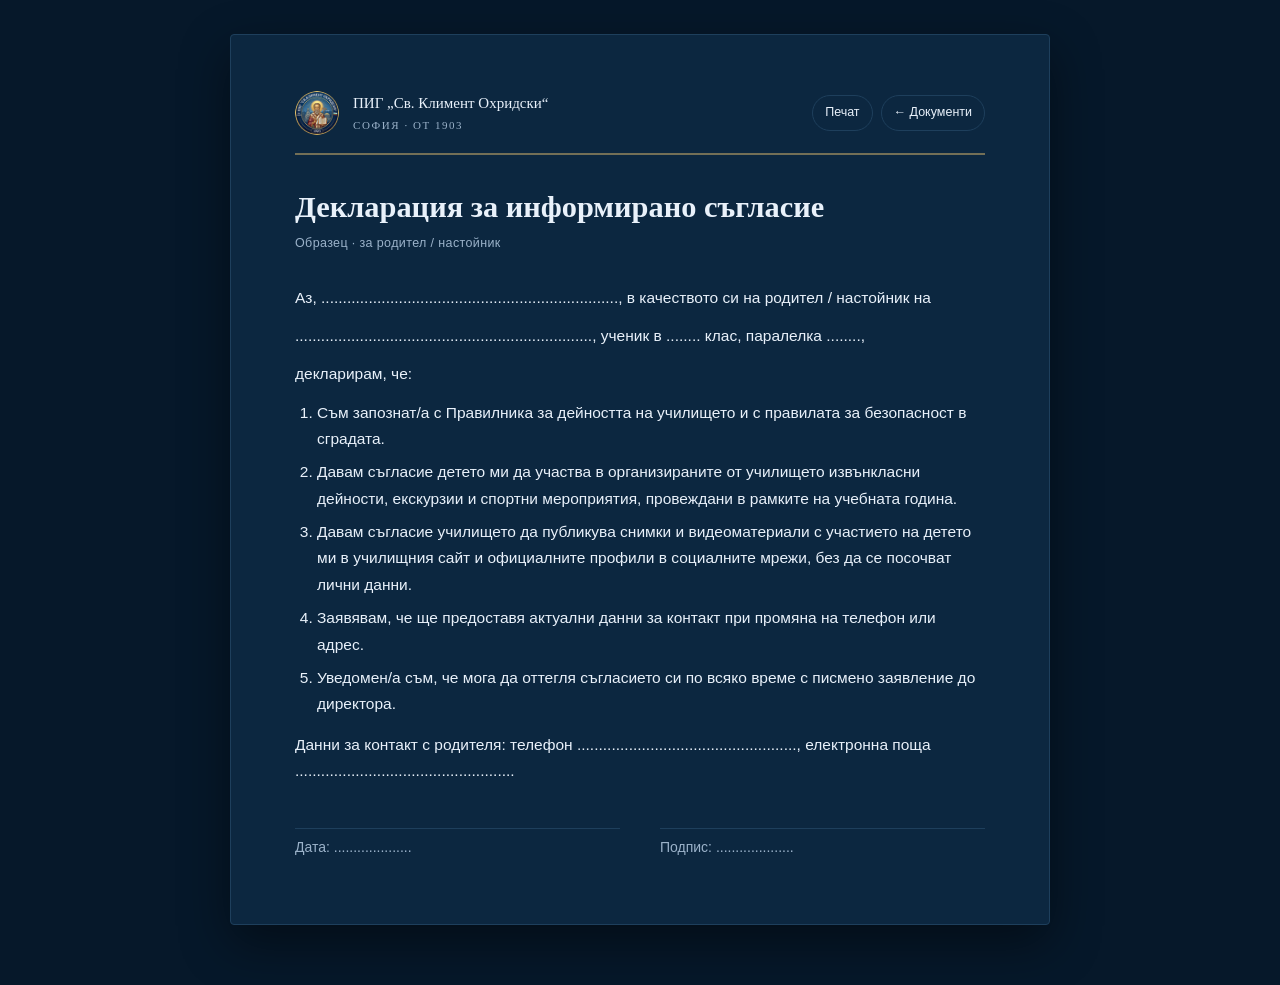
<file: docs/deklaracia.html>
<!DOCTYPE html>
<html lang="bg">
<head>
<meta charset="utf-8">
<meta name="viewport" content="width=device-width, initial-scale=1">
<title>Декларация за информирано съгласие · ПИГ „Св. Климент Охридски“</title>
<meta name="robots" content="noindex">
<style>
  :root { --navy:#e9f1fa; --gold:#d9b76d; --ink:#e9f1fa; --muted:#9bb2c9; --line:#1e3f5c; --panel:#0c2740; --page:#06182a; }
  * { box-sizing:border-box; }
  body {
    margin:0; background:var(--page); color:var(--ink);
    font-family:-apple-system,BlinkMacSystemFont,"Segoe UI",Roboto,Arial,sans-serif;
    font-size:15.5px; line-height:1.7;
  }
  .sheet {
    max-width:820px; margin:34px auto 60px; background:var(--panel); padding:56px 64px 64px;
    border:1px solid var(--line); box-shadow:0 18px 50px rgba(0,0,0,.45); border-radius:4px;
  }
  .head { display:flex; align-items:center; gap:14px; border-bottom:2px solid rgba(217,183,109,.5); padding-bottom:18px; margin-bottom:34px; }
  .head img { width:44px; height:44px; flex:none; border-radius:50%; }
  .head .org { font-family:Georgia,serif; color:var(--navy); font-size:15px; line-height:1.35; }
  .head .org small { display:block; font-family:inherit; font-size:11px; letter-spacing:.14em; text-transform:uppercase; color:var(--muted); margin-top:4px; }
  .head .tool { margin-left:auto; display:flex; gap:8px; }
  .head a {
    font-size:12.5px; text-decoration:none; color:var(--navy); border:1px solid var(--line);
    padding:6px 12px; border-radius:100px; white-space:nowrap;
  }
  .head a:hover { background:var(--gold); color:#04121f; border-color:var(--gold); }
  h1 { font-family:Georgia,serif; font-size:1.9rem; line-height:1.2; color:var(--navy); margin:0 0 8px; }
  .meta { font-size:12.5px; color:var(--muted); letter-spacing:.03em; margin-bottom:30px; }
  h2 { font-family:Georgia,serif; font-size:1.12rem; color:var(--navy); margin:32px 0 10px; }
  p { margin:0 0 12px; }
  ol, ul { margin:0 0 14px; padding-left:22px; }
  li { margin-bottom:7px; }
  table { width:100%; border-collapse:collapse; font-size:14px; margin:14px 0 18px; }
  th, td { border:1px solid var(--line); padding:8px 10px; text-align:left; }
  th { background:rgba(255,255,255,.05); font-weight:600; color:var(--navy); }
  .sign { margin-top:44px; display:grid; grid-template-columns:1fr 1fr; gap:40px; font-size:14px; color:var(--muted); }
  .sign div { border-top:1px solid var(--line); padding-top:7px; }
  .note { background:rgba(217,183,109,.1); border-left:3px solid var(--gold); padding:12px 16px; font-size:14px; margin:18px 0; }
  @media print {
    body { background:#fff; color:#111; }
    :root { --navy:#0b2b4f; --gold:#a8802c; --ink:#16202b; --muted:#5c6b7a; --line:#ddd; --panel:#fff; }
    .sheet { background:#fff; border:0; }
    .note { background:#f7f2e7; }
    .sheet { box-shadow:none; margin:0; padding:0; max-width:none; }
    .head .tool { display:none; }
  }
  @media (max-width:700px) { .sheet { margin:0; padding:28px 20px 40px; border-radius:0; } .sign { grid-template-columns:1fr; gap:26px; } }
</style>
</head>
<body>
<div class="sheet">
  <div class="head">
    <img src="../uploads/logo-96.png" srcset="../uploads/logo-96.png 1x, ../uploads/logo-192.png 2x" alt="" width="44" height="44" decoding="async">
    <div class="org">ПИГ „Св. Климент Охридски“<small>София · от 1903</small></div>
    <div class="tool">
      <a href="javascript:window.print()">Печат</a>
      <a href="../index.html#/dokumenti">← Документи</a>
    </div>
  </div>
  <h1>Декларация за информирано съгласие</h1>
  <div class="meta">Образец · за родител / настойник</div>

<p>Аз, ....................................................................., в качеството си на родител / настойник на</p>
<p>....................................................................., ученик в ........ клас, паралелка ........,</p>
<p>декларирам, че:</p>
<ol>
  <li>Съм запознат/а с Правилника за дейността на училището и с правилата за безопасност в сградата.</li>
  <li>Давам съгласие детето ми да участва в организираните от училището извънкласни дейности, екскурзии и спортни мероприятия, провеждани в рамките на учебната година.</li>
  <li>Давам съгласие училището да публикува снимки и видеоматериали с участието на детето ми в училищния сайт и официалните профили в социалните мрежи, без да се посочват лични данни.</li>
  <li>Заявявам, че ще предоставя актуални данни за контакт при промяна на телефон или адрес.</li>
  <li>Уведомен/а съм, че мога да оттегля съгласието си по всяко време с писмено заявление до директора.</li>
</ol>

<p>Данни за контакт с родителя: телефон ..................................................., електронна поща ...................................................</p>

<div class="sign">
  <div>Дата: ....................</div>
  <div>Подпис: ....................</div>
</div>

</div>
</body>
</html>
</file>
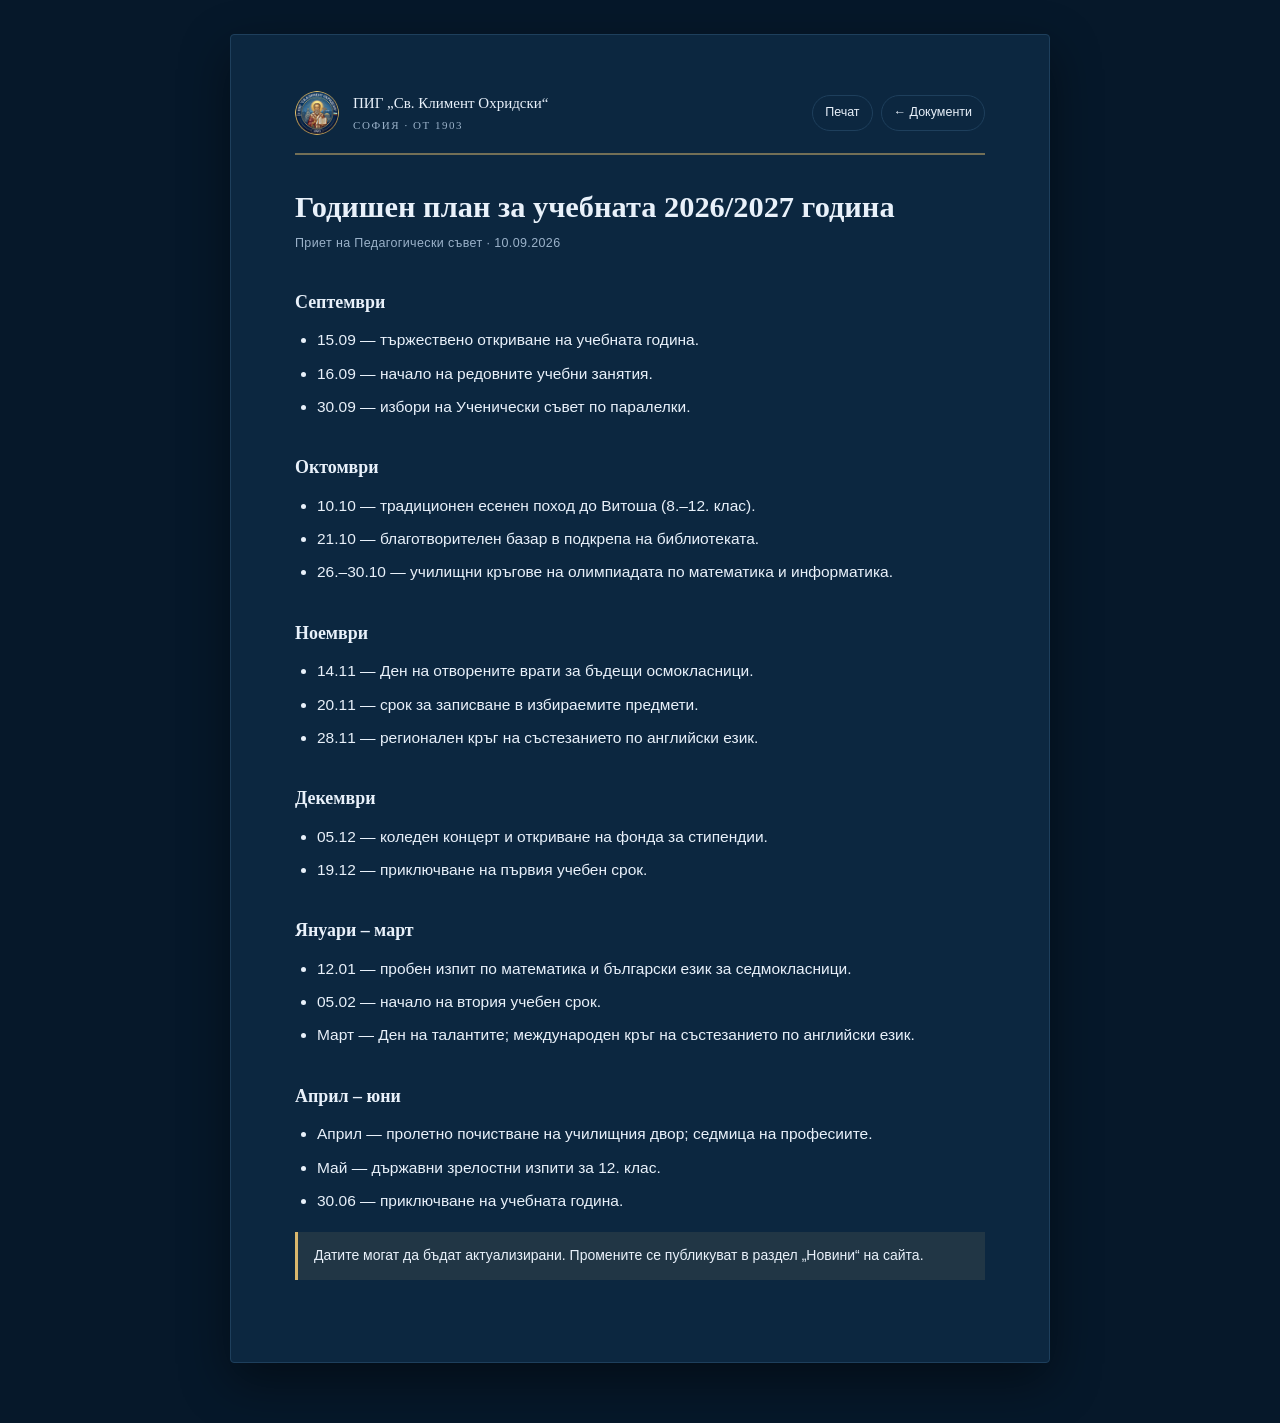
<file: docs/godishen-plan.html>
<!DOCTYPE html>
<html lang="bg">
<head>
<meta charset="utf-8">
<meta name="viewport" content="width=device-width, initial-scale=1">
<title>Годишен план за учебната 2026/2027 година · ПИГ „Св. Климент Охридски“</title>
<meta name="robots" content="noindex">
<style>
  :root { --navy:#e9f1fa; --gold:#d9b76d; --ink:#e9f1fa; --muted:#9bb2c9; --line:#1e3f5c; --panel:#0c2740; --page:#06182a; }
  * { box-sizing:border-box; }
  body {
    margin:0; background:var(--page); color:var(--ink);
    font-family:-apple-system,BlinkMacSystemFont,"Segoe UI",Roboto,Arial,sans-serif;
    font-size:15.5px; line-height:1.7;
  }
  .sheet {
    max-width:820px; margin:34px auto 60px; background:var(--panel); padding:56px 64px 64px;
    border:1px solid var(--line); box-shadow:0 18px 50px rgba(0,0,0,.45); border-radius:4px;
  }
  .head { display:flex; align-items:center; gap:14px; border-bottom:2px solid rgba(217,183,109,.5); padding-bottom:18px; margin-bottom:34px; }
  .head img { width:44px; height:44px; flex:none; border-radius:50%; }
  .head .org { font-family:Georgia,serif; color:var(--navy); font-size:15px; line-height:1.35; }
  .head .org small { display:block; font-family:inherit; font-size:11px; letter-spacing:.14em; text-transform:uppercase; color:var(--muted); margin-top:4px; }
  .head .tool { margin-left:auto; display:flex; gap:8px; }
  .head a {
    font-size:12.5px; text-decoration:none; color:var(--navy); border:1px solid var(--line);
    padding:6px 12px; border-radius:100px; white-space:nowrap;
  }
  .head a:hover { background:var(--gold); color:#04121f; border-color:var(--gold); }
  h1 { font-family:Georgia,serif; font-size:1.9rem; line-height:1.2; color:var(--navy); margin:0 0 8px; }
  .meta { font-size:12.5px; color:var(--muted); letter-spacing:.03em; margin-bottom:30px; }
  h2 { font-family:Georgia,serif; font-size:1.12rem; color:var(--navy); margin:32px 0 10px; }
  p { margin:0 0 12px; }
  ol, ul { margin:0 0 14px; padding-left:22px; }
  li { margin-bottom:7px; }
  table { width:100%; border-collapse:collapse; font-size:14px; margin:14px 0 18px; }
  th, td { border:1px solid var(--line); padding:8px 10px; text-align:left; }
  th { background:rgba(255,255,255,.05); font-weight:600; color:var(--navy); }
  .sign { margin-top:44px; display:grid; grid-template-columns:1fr 1fr; gap:40px; font-size:14px; color:var(--muted); }
  .sign div { border-top:1px solid var(--line); padding-top:7px; }
  .note { background:rgba(217,183,109,.1); border-left:3px solid var(--gold); padding:12px 16px; font-size:14px; margin:18px 0; }
  @media print {
    body { background:#fff; color:#111; }
    :root { --navy:#0b2b4f; --gold:#a8802c; --ink:#16202b; --muted:#5c6b7a; --line:#ddd; --panel:#fff; }
    .sheet { background:#fff; border:0; }
    .note { background:#f7f2e7; }
    .sheet { box-shadow:none; margin:0; padding:0; max-width:none; }
    .head .tool { display:none; }
  }
  @media (max-width:700px) { .sheet { margin:0; padding:28px 20px 40px; border-radius:0; } .sign { grid-template-columns:1fr; gap:26px; } }
</style>
</head>
<body>
<div class="sheet">
  <div class="head">
    <img src="../uploads/logo-96.png" srcset="../uploads/logo-96.png 1x, ../uploads/logo-192.png 2x" alt="" width="44" height="44" decoding="async">
    <div class="org">ПИГ „Св. Климент Охридски“<small>София · от 1903</small></div>
    <div class="tool">
      <a href="javascript:window.print()">Печат</a>
      <a href="../index.html#/dokumenti">← Документи</a>
    </div>
  </div>
  <h1>Годишен план за учебната 2026/2027 година</h1>
  <div class="meta">Приет на Педагогически съвет · 10.09.2026</div>

<h2>Септември</h2>
<ul>
  <li>15.09 — тържествено откриване на учебната година.</li>
  <li>16.09 — начало на редовните учебни занятия.</li>
  <li>30.09 — избори на Ученически съвет по паралелки.</li>
</ul>

<h2>Октомври</h2>
<ul>
  <li>10.10 — традиционен есенен поход до Витоша (8.–12. клас).</li>
  <li>21.10 — благотворителен базар в подкрепа на библиотеката.</li>
  <li>26.–30.10 — училищни кръгове на олимпиадата по математика и информатика.</li>
</ul>

<h2>Ноември</h2>
<ul>
  <li>14.11 — Ден на отворените врати за бъдещи осмокласници.</li>
  <li>20.11 — срок за записване в избираемите предмети.</li>
  <li>28.11 — регионален кръг на състезанието по английски език.</li>
</ul>

<h2>Декември</h2>
<ul>
  <li>05.12 — коледен концерт и откриване на фонда за стипендии.</li>
  <li>19.12 — приключване на първия учебен срок.</li>
</ul>

<h2>Януари – март</h2>
<ul>
  <li>12.01 — пробен изпит по математика и български език за седмокласници.</li>
  <li>05.02 — начало на втория учебен срок.</li>
  <li>Март — Ден на талантите; международен кръг на състезанието по английски език.</li>
</ul>

<h2>Април – юни</h2>
<ul>
  <li>Април — пролетно почистване на училищния двор; седмица на професиите.</li>
  <li>Май — държавни зрелостни изпити за 12. клас.</li>
  <li>30.06 — приключване на учебната година.</li>
</ul>

<div class="note">Датите могат да бъдат актуализирани. Промените се публикуват в раздел „Новини“ на сайта.</div>

</div>
</body>
</html>
</file>
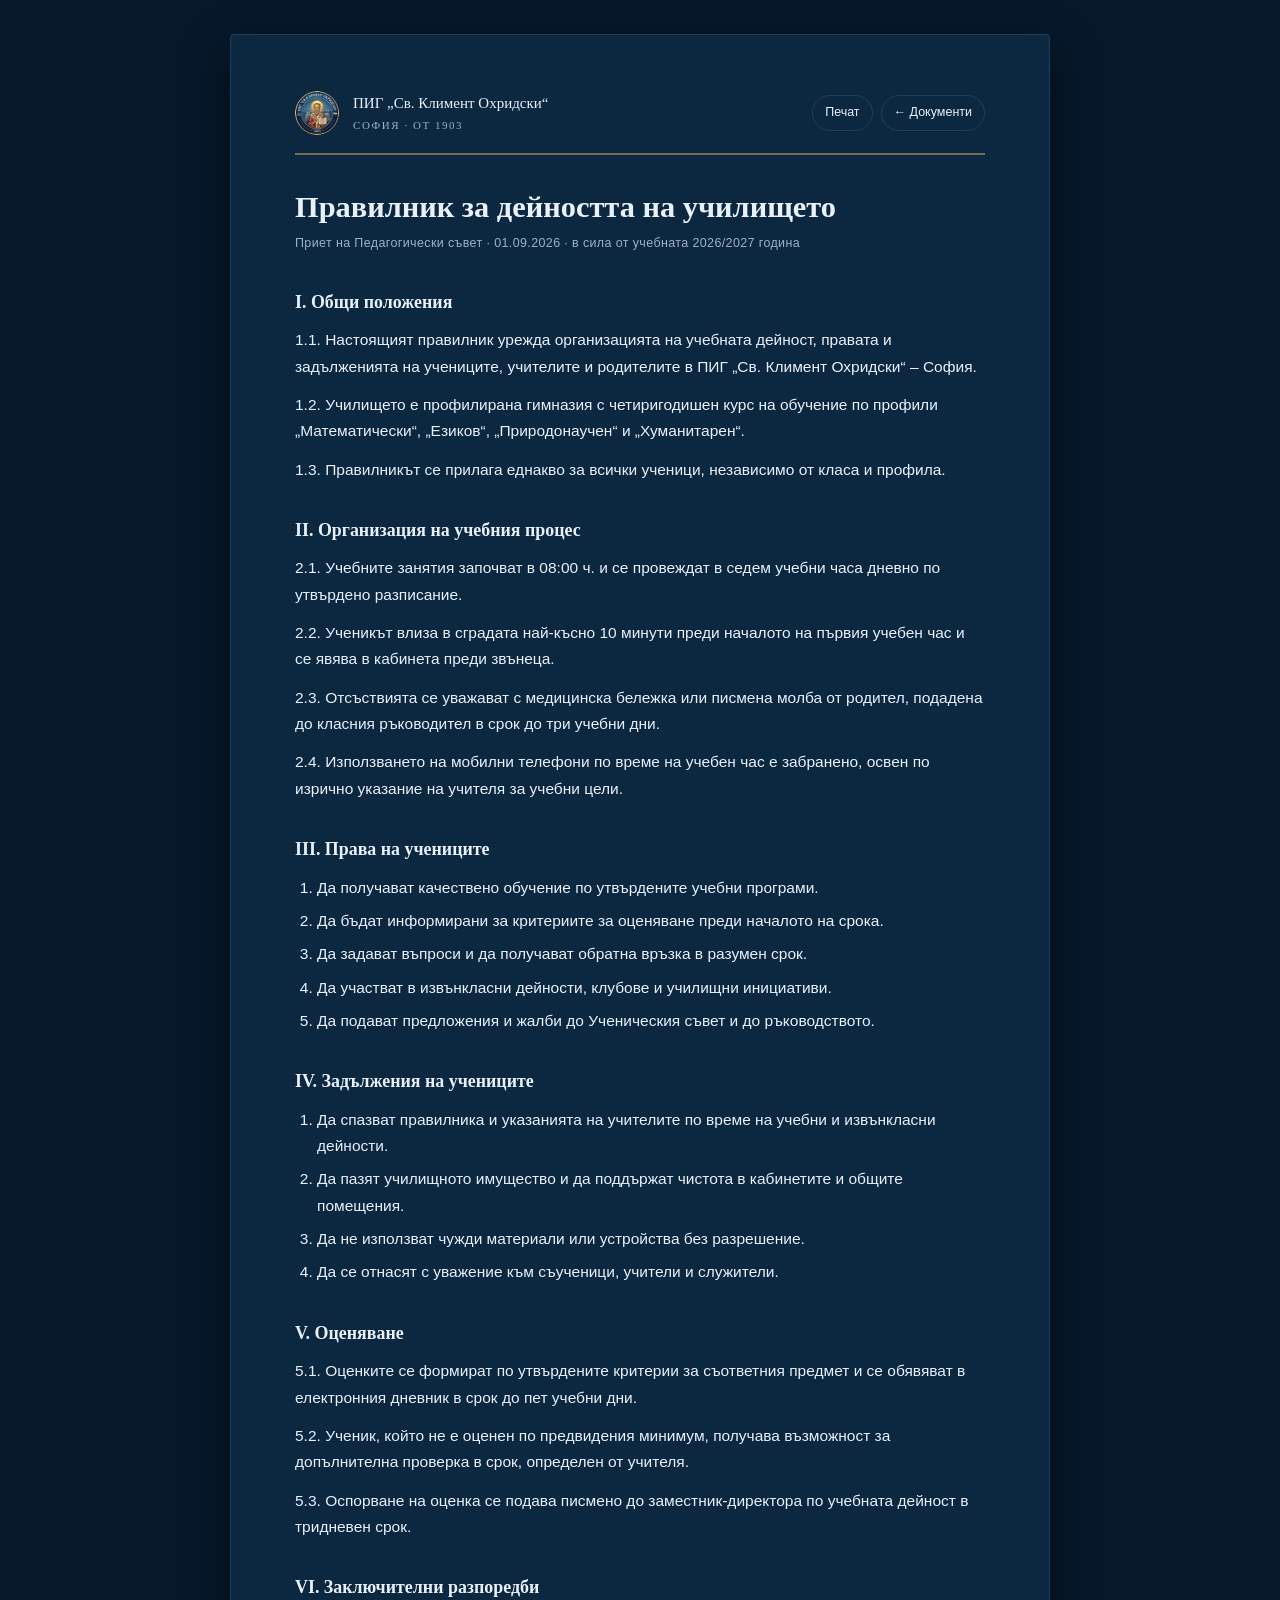
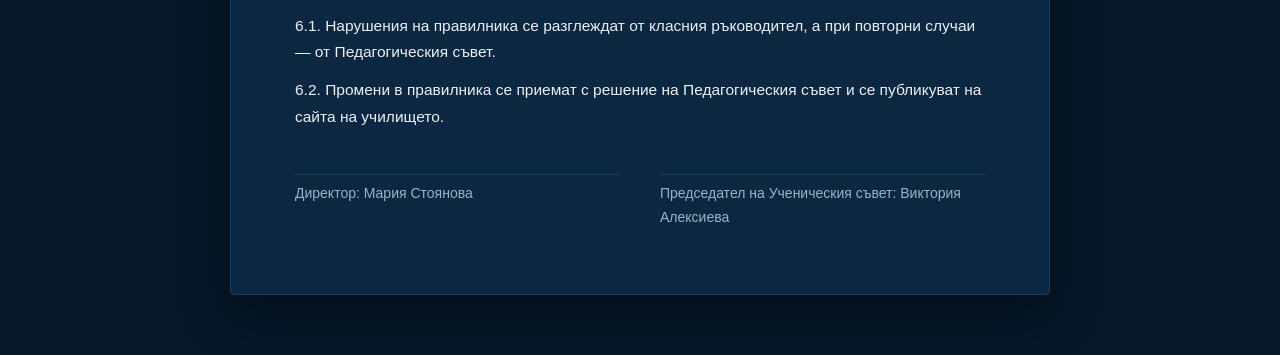
<file: docs/pravilnik.html>
<!DOCTYPE html>
<html lang="bg">
<head>
<meta charset="utf-8">
<meta name="viewport" content="width=device-width, initial-scale=1">
<title>Правилник за дейността на училището · ПИГ „Св. Климент Охридски“</title>
<meta name="robots" content="noindex">
<style>
  :root { --navy:#e9f1fa; --gold:#d9b76d; --ink:#e9f1fa; --muted:#9bb2c9; --line:#1e3f5c; --panel:#0c2740; --page:#06182a; }
  * { box-sizing:border-box; }
  body {
    margin:0; background:var(--page); color:var(--ink);
    font-family:-apple-system,BlinkMacSystemFont,"Segoe UI",Roboto,Arial,sans-serif;
    font-size:15.5px; line-height:1.7;
  }
  .sheet {
    max-width:820px; margin:34px auto 60px; background:var(--panel); padding:56px 64px 64px;
    border:1px solid var(--line); box-shadow:0 18px 50px rgba(0,0,0,.45); border-radius:4px;
  }
  .head { display:flex; align-items:center; gap:14px; border-bottom:2px solid rgba(217,183,109,.5); padding-bottom:18px; margin-bottom:34px; }
  .head img { width:44px; height:44px; flex:none; border-radius:50%; }
  .head .org { font-family:Georgia,serif; color:var(--navy); font-size:15px; line-height:1.35; }
  .head .org small { display:block; font-family:inherit; font-size:11px; letter-spacing:.14em; text-transform:uppercase; color:var(--muted); margin-top:4px; }
  .head .tool { margin-left:auto; display:flex; gap:8px; }
  .head a {
    font-size:12.5px; text-decoration:none; color:var(--navy); border:1px solid var(--line);
    padding:6px 12px; border-radius:100px; white-space:nowrap;
  }
  .head a:hover { background:var(--gold); color:#04121f; border-color:var(--gold); }
  h1 { font-family:Georgia,serif; font-size:1.9rem; line-height:1.2; color:var(--navy); margin:0 0 8px; }
  .meta { font-size:12.5px; color:var(--muted); letter-spacing:.03em; margin-bottom:30px; }
  h2 { font-family:Georgia,serif; font-size:1.12rem; color:var(--navy); margin:32px 0 10px; }
  p { margin:0 0 12px; }
  ol, ul { margin:0 0 14px; padding-left:22px; }
  li { margin-bottom:7px; }
  table { width:100%; border-collapse:collapse; font-size:14px; margin:14px 0 18px; }
  th, td { border:1px solid var(--line); padding:8px 10px; text-align:left; }
  th { background:rgba(255,255,255,.05); font-weight:600; color:var(--navy); }
  .sign { margin-top:44px; display:grid; grid-template-columns:1fr 1fr; gap:40px; font-size:14px; color:var(--muted); }
  .sign div { border-top:1px solid var(--line); padding-top:7px; }
  .note { background:rgba(217,183,109,.1); border-left:3px solid var(--gold); padding:12px 16px; font-size:14px; margin:18px 0; }
  @media print {
    body { background:#fff; color:#111; }
    :root { --navy:#0b2b4f; --gold:#a8802c; --ink:#16202b; --muted:#5c6b7a; --line:#ddd; --panel:#fff; }
    .sheet { background:#fff; border:0; }
    .note { background:#f7f2e7; }
    .sheet { box-shadow:none; margin:0; padding:0; max-width:none; }
    .head .tool { display:none; }
  }
  @media (max-width:700px) { .sheet { margin:0; padding:28px 20px 40px; border-radius:0; } .sign { grid-template-columns:1fr; gap:26px; } }
</style>
</head>
<body>
<div class="sheet">
  <div class="head">
    <img src="../uploads/logo-96.png" srcset="../uploads/logo-96.png 1x, ../uploads/logo-192.png 2x" alt="" width="44" height="44" decoding="async">
    <div class="org">ПИГ „Св. Климент Охридски“<small>София · от 1903</small></div>
    <div class="tool">
      <a href="javascript:window.print()">Печат</a>
      <a href="../index.html#/dokumenti">← Документи</a>
    </div>
  </div>
  <h1>Правилник за дейността на училището</h1>
  <div class="meta">Приет на Педагогически съвет · 01.09.2026 · в сила от учебната 2026/2027 година</div>

<h2>I. Общи положения</h2>
<p>1.1. Настоящият правилник урежда организацията на учебната дейност, правата и задълженията на учениците, учителите и родителите в ПИГ „Св. Климент Охридски“ – София.</p>
<p>1.2. Училището е профилирана гимназия с четиригодишен курс на обучение по профили „Математически“, „Езиков“, „Природонаучен“ и „Хуманитарен“.</p>
<p>1.3. Правилникът се прилага еднакво за всички ученици, независимо от класа и профила.</p>

<h2>II. Организация на учебния процес</h2>
<p>2.1. Учебните занятия започват в 08:00 ч. и се провеждат в седем учебни часа дневно по утвърдено разписание.</p>
<p>2.2. Ученикът влиза в сградата най-късно 10 минути преди началото на първия учебен час и се явява в кабинета преди звънеца.</p>
<p>2.3. Отсъствията се уважават с медицинска бележка или писмена молба от родител, подадена до класния ръководител в срок до три учебни дни.</p>
<p>2.4. Използването на мобилни телефони по време на учебен час е забранено, освен по изрично указание на учителя за учебни цели.</p>

<h2>III. Права на учениците</h2>
<ol>
  <li>Да получават качествено обучение по утвърдените учебни програми.</li>
  <li>Да бъдат информирани за критериите за оценяване преди началото на срока.</li>
  <li>Да задават въпроси и да получават обратна връзка в разумен срок.</li>
  <li>Да участват в извънкласни дейности, клубове и училищни инициативи.</li>
  <li>Да подават предложения и жалби до Ученическия съвет и до ръководството.</li>
</ol>

<h2>IV. Задължения на учениците</h2>
<ol>
  <li>Да спазват правилника и указанията на учителите по време на учебни и извънкласни дейности.</li>
  <li>Да пазят училищното имущество и да поддържат чистота в кабинетите и общите помещения.</li>
  <li>Да не използват чужди материали или устройства без разрешение.</li>
  <li>Да се отнасят с уважение към съученици, учители и служители.</li>
</ol>

<h2>V. Оценяване</h2>
<p>5.1. Оценките се формират по утвърдените критерии за съответния предмет и се обявяват в електронния дневник в срок до пет учебни дни.</p>
<p>5.2. Ученик, който не е оценен по предвидения минимум, получава възможност за допълнителна проверка в срок, определен от учителя.</p>
<p>5.3. Оспорване на оценка се подава писмено до заместник-директора по учебната дейност в тридневен срок.</p>

<h2>VI. Заключителни разпоредби</h2>
<p>6.1. Нарушения на правилника се разглеждат от класния ръководител, а при повторни случаи — от Педагогическия съвет.</p>
<p>6.2. Промени в правилника се приемат с решение на Педагогическия съвет и се публикуват на сайта на училището.</p>

<div class="sign">
  <div>Директор: Мария Стоянова</div>
  <div>Председател на Ученическия съвет: Виктория Алексиева</div>
</div>

</div>
</body>
</html>
</file>
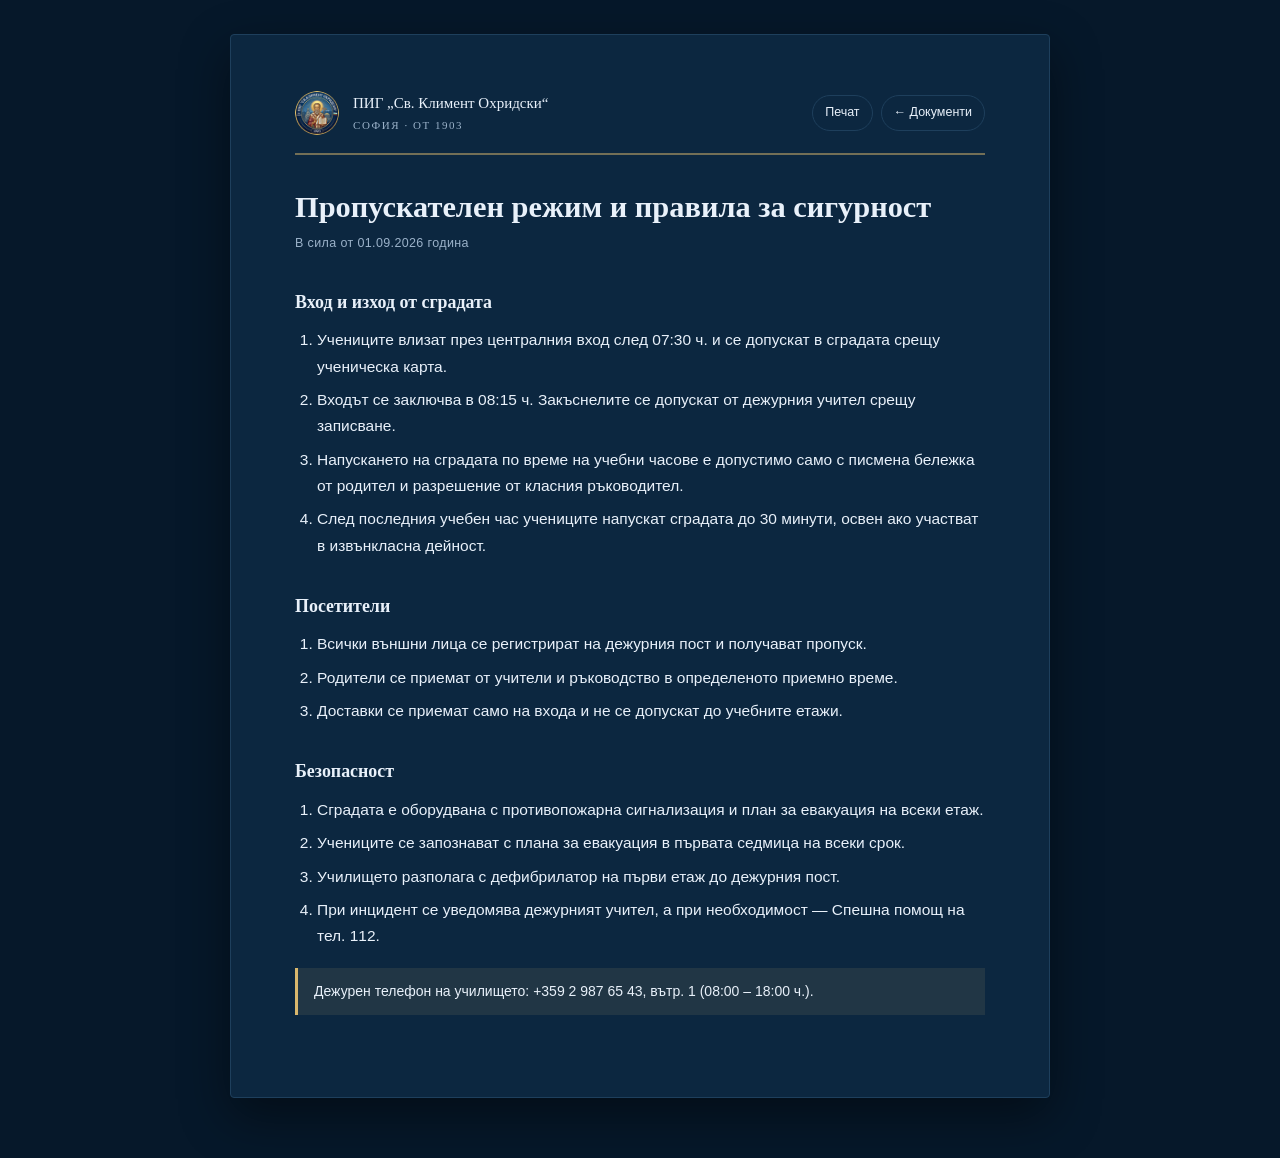
<file: docs/propusk.html>
<!DOCTYPE html>
<html lang="bg">
<head>
<meta charset="utf-8">
<meta name="viewport" content="width=device-width, initial-scale=1">
<title>Пропускателен режим и правила за сигурност · ПИГ „Св. Климент Охридски“</title>
<meta name="robots" content="noindex">
<style>
  :root { --navy:#e9f1fa; --gold:#d9b76d; --ink:#e9f1fa; --muted:#9bb2c9; --line:#1e3f5c; --panel:#0c2740; --page:#06182a; }
  * { box-sizing:border-box; }
  body {
    margin:0; background:var(--page); color:var(--ink);
    font-family:-apple-system,BlinkMacSystemFont,"Segoe UI",Roboto,Arial,sans-serif;
    font-size:15.5px; line-height:1.7;
  }
  .sheet {
    max-width:820px; margin:34px auto 60px; background:var(--panel); padding:56px 64px 64px;
    border:1px solid var(--line); box-shadow:0 18px 50px rgba(0,0,0,.45); border-radius:4px;
  }
  .head { display:flex; align-items:center; gap:14px; border-bottom:2px solid rgba(217,183,109,.5); padding-bottom:18px; margin-bottom:34px; }
  .head img { width:44px; height:44px; flex:none; border-radius:50%; }
  .head .org { font-family:Georgia,serif; color:var(--navy); font-size:15px; line-height:1.35; }
  .head .org small { display:block; font-family:inherit; font-size:11px; letter-spacing:.14em; text-transform:uppercase; color:var(--muted); margin-top:4px; }
  .head .tool { margin-left:auto; display:flex; gap:8px; }
  .head a {
    font-size:12.5px; text-decoration:none; color:var(--navy); border:1px solid var(--line);
    padding:6px 12px; border-radius:100px; white-space:nowrap;
  }
  .head a:hover { background:var(--gold); color:#04121f; border-color:var(--gold); }
  h1 { font-family:Georgia,serif; font-size:1.9rem; line-height:1.2; color:var(--navy); margin:0 0 8px; }
  .meta { font-size:12.5px; color:var(--muted); letter-spacing:.03em; margin-bottom:30px; }
  h2 { font-family:Georgia,serif; font-size:1.12rem; color:var(--navy); margin:32px 0 10px; }
  p { margin:0 0 12px; }
  ol, ul { margin:0 0 14px; padding-left:22px; }
  li { margin-bottom:7px; }
  table { width:100%; border-collapse:collapse; font-size:14px; margin:14px 0 18px; }
  th, td { border:1px solid var(--line); padding:8px 10px; text-align:left; }
  th { background:rgba(255,255,255,.05); font-weight:600; color:var(--navy); }
  .sign { margin-top:44px; display:grid; grid-template-columns:1fr 1fr; gap:40px; font-size:14px; color:var(--muted); }
  .sign div { border-top:1px solid var(--line); padding-top:7px; }
  .note { background:rgba(217,183,109,.1); border-left:3px solid var(--gold); padding:12px 16px; font-size:14px; margin:18px 0; }
  @media print {
    body { background:#fff; color:#111; }
    :root { --navy:#0b2b4f; --gold:#a8802c; --ink:#16202b; --muted:#5c6b7a; --line:#ddd; --panel:#fff; }
    .sheet { background:#fff; border:0; }
    .note { background:#f7f2e7; }
    .sheet { box-shadow:none; margin:0; padding:0; max-width:none; }
    .head .tool { display:none; }
  }
  @media (max-width:700px) { .sheet { margin:0; padding:28px 20px 40px; border-radius:0; } .sign { grid-template-columns:1fr; gap:26px; } }
</style>
</head>
<body>
<div class="sheet">
  <div class="head">
    <img src="../uploads/logo-96.png" srcset="../uploads/logo-96.png 1x, ../uploads/logo-192.png 2x" alt="" width="44" height="44" decoding="async">
    <div class="org">ПИГ „Св. Климент Охридски“<small>София · от 1903</small></div>
    <div class="tool">
      <a href="javascript:window.print()">Печат</a>
      <a href="../index.html#/dokumenti">← Документи</a>
    </div>
  </div>
  <h1>Пропускателен режим и правила за сигурност</h1>
  <div class="meta">В сила от 01.09.2026 година</div>

<h2>Вход и изход от сградата</h2>
<ol>
  <li>Учениците влизат през централния вход след 07:30 ч. и се допускат в сградата срещу ученическа карта.</li>
  <li>Входът се заключва в 08:15 ч. Закъснелите се допускат от дежурния учител срещу записване.</li>
  <li>Напускането на сградата по време на учебни часове е допустимо само с писмена бележка от родител и разрешение от класния ръководител.</li>
  <li>След последния учебен час учениците напускат сградата до 30 минути, освен ако участват в извънкласна дейност.</li>
</ol>

<h2>Посетители</h2>
<ol>
  <li>Всички външни лица се регистрират на дежурния пост и получават пропуск.</li>
  <li>Родители се приемат от учители и ръководство в определеното приемно време.</li>
  <li>Доставки се приемат само на входа и не се допускат до учебните етажи.</li>
</ol>

<h2>Безопасност</h2>
<ol>
  <li>Сградата е оборудвана с противопожарна сигнализация и план за евакуация на всеки етаж.</li>
  <li>Учениците се запознават с плана за евакуация в първата седмица на всеки срок.</li>
  <li>Училището разполага с дефибрилатор на първи етаж до дежурния пост.</li>
  <li>При инцидент се уведомява дежурният учител, а при необходимост — Спешна помощ на тел. 112.</li>
</ol>

<div class="note">Дежурен телефон на училището: +359 2 987 65 43, вътр. 1 (08:00 – 18:00 ч.).</div>

</div>
</body>
</html>
</file>
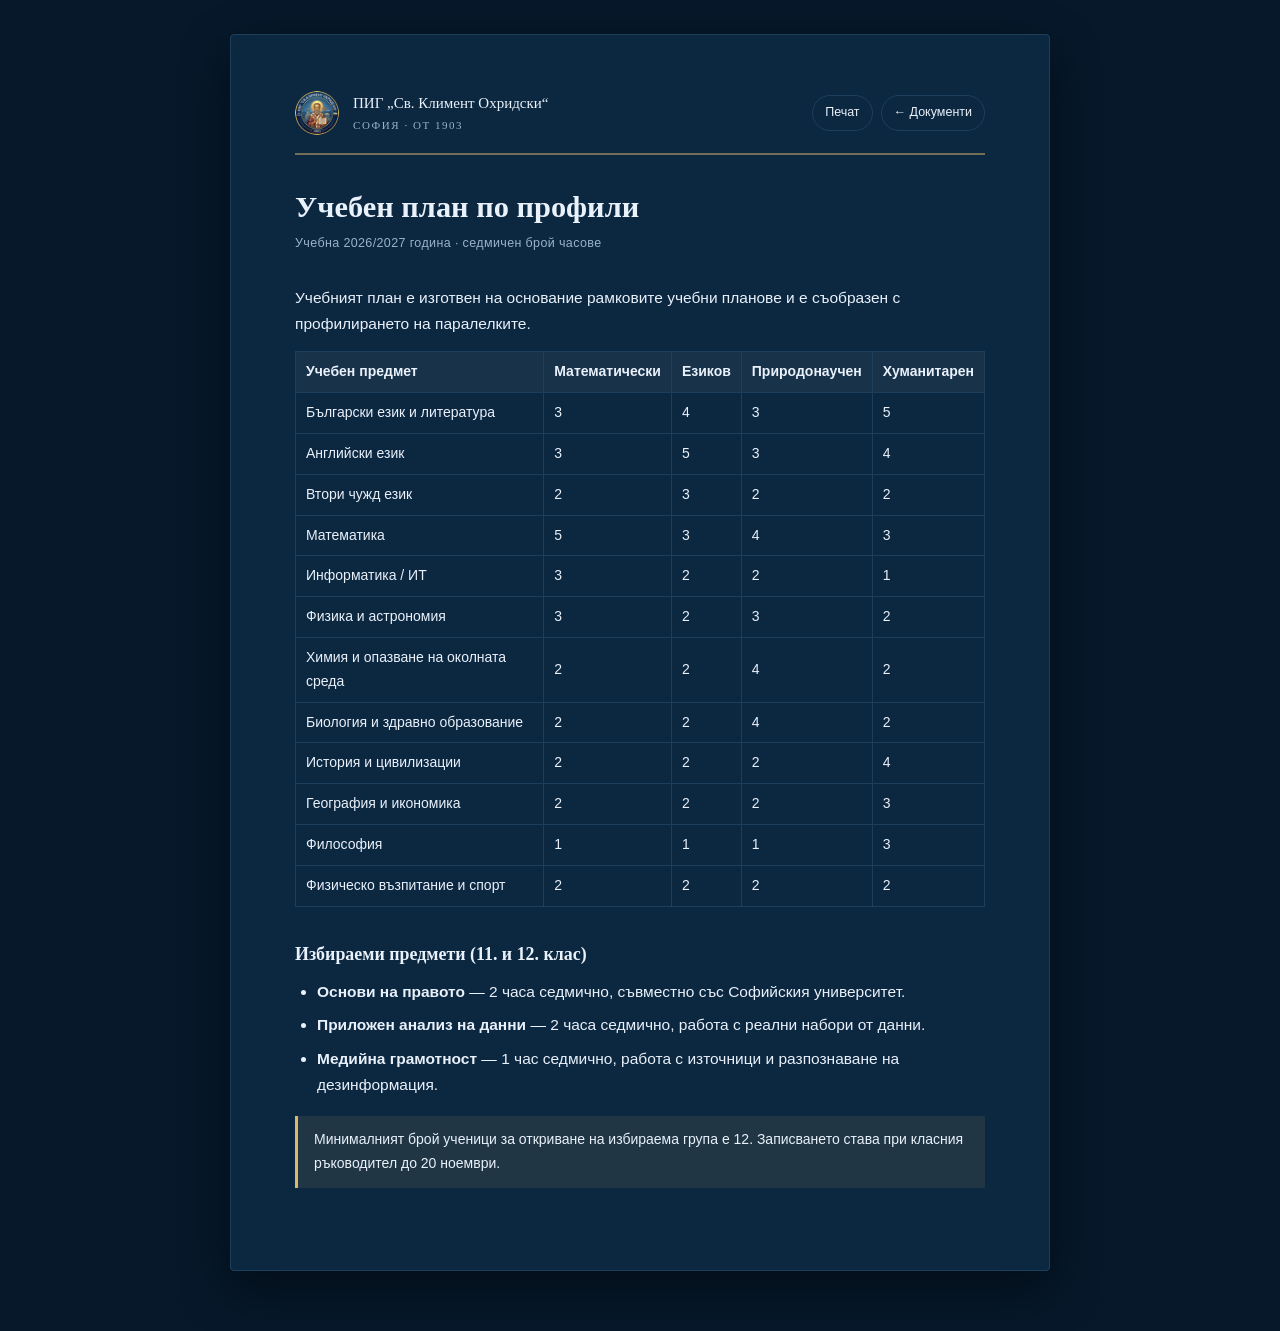
<file: docs/ucheben-plan.html>
<!DOCTYPE html>
<html lang="bg">
<head>
<meta charset="utf-8">
<meta name="viewport" content="width=device-width, initial-scale=1">
<title>Учебен план по профили · ПИГ „Св. Климент Охридски“</title>
<meta name="robots" content="noindex">
<style>
  :root { --navy:#e9f1fa; --gold:#d9b76d; --ink:#e9f1fa; --muted:#9bb2c9; --line:#1e3f5c; --panel:#0c2740; --page:#06182a; }
  * { box-sizing:border-box; }
  body {
    margin:0; background:var(--page); color:var(--ink);
    font-family:-apple-system,BlinkMacSystemFont,"Segoe UI",Roboto,Arial,sans-serif;
    font-size:15.5px; line-height:1.7;
  }
  .sheet {
    max-width:820px; margin:34px auto 60px; background:var(--panel); padding:56px 64px 64px;
    border:1px solid var(--line); box-shadow:0 18px 50px rgba(0,0,0,.45); border-radius:4px;
  }
  .head { display:flex; align-items:center; gap:14px; border-bottom:2px solid rgba(217,183,109,.5); padding-bottom:18px; margin-bottom:34px; }
  .head img { width:44px; height:44px; flex:none; border-radius:50%; }
  .head .org { font-family:Georgia,serif; color:var(--navy); font-size:15px; line-height:1.35; }
  .head .org small { display:block; font-family:inherit; font-size:11px; letter-spacing:.14em; text-transform:uppercase; color:var(--muted); margin-top:4px; }
  .head .tool { margin-left:auto; display:flex; gap:8px; }
  .head a {
    font-size:12.5px; text-decoration:none; color:var(--navy); border:1px solid var(--line);
    padding:6px 12px; border-radius:100px; white-space:nowrap;
  }
  .head a:hover { background:var(--gold); color:#04121f; border-color:var(--gold); }
  h1 { font-family:Georgia,serif; font-size:1.9rem; line-height:1.2; color:var(--navy); margin:0 0 8px; }
  .meta { font-size:12.5px; color:var(--muted); letter-spacing:.03em; margin-bottom:30px; }
  h2 { font-family:Georgia,serif; font-size:1.12rem; color:var(--navy); margin:32px 0 10px; }
  p { margin:0 0 12px; }
  ol, ul { margin:0 0 14px; padding-left:22px; }
  li { margin-bottom:7px; }
  table { width:100%; border-collapse:collapse; font-size:14px; margin:14px 0 18px; }
  th, td { border:1px solid var(--line); padding:8px 10px; text-align:left; }
  th { background:rgba(255,255,255,.05); font-weight:600; color:var(--navy); }
  .sign { margin-top:44px; display:grid; grid-template-columns:1fr 1fr; gap:40px; font-size:14px; color:var(--muted); }
  .sign div { border-top:1px solid var(--line); padding-top:7px; }
  .note { background:rgba(217,183,109,.1); border-left:3px solid var(--gold); padding:12px 16px; font-size:14px; margin:18px 0; }
  @media print {
    body { background:#fff; color:#111; }
    :root { --navy:#0b2b4f; --gold:#a8802c; --ink:#16202b; --muted:#5c6b7a; --line:#ddd; --panel:#fff; }
    .sheet { background:#fff; border:0; }
    .note { background:#f7f2e7; }
    .sheet { box-shadow:none; margin:0; padding:0; max-width:none; }
    .head .tool { display:none; }
  }
  @media (max-width:700px) { .sheet { margin:0; padding:28px 20px 40px; border-radius:0; } .sign { grid-template-columns:1fr; gap:26px; } }
</style>
</head>
<body>
<div class="sheet">
  <div class="head">
    <img src="../uploads/logo-96.png" srcset="../uploads/logo-96.png 1x, ../uploads/logo-192.png 2x" alt="" width="44" height="44" decoding="async">
    <div class="org">ПИГ „Св. Климент Охридски“<small>София · от 1903</small></div>
    <div class="tool">
      <a href="javascript:window.print()">Печат</a>
      <a href="../index.html#/dokumenti">← Документи</a>
    </div>
  </div>
  <h1>Учебен план по профили</h1>
  <div class="meta">Учебна 2026/2027 година · седмичен брой часове</div>

<p>Учебният план е изготвен на основание рамковите учебни планове и е съобразен с профилирането на паралелките.</p>

<table>
  <thead><tr><th>Учебен предмет</th><th>Математически</th><th>Езиков</th><th>Природонаучен</th><th>Хуманитарен</th></tr></thead>
  <tbody>
    <tr><td>Български език и литература</td><td>3</td><td>4</td><td>3</td><td>5</td></tr>
    <tr><td>Английски език</td><td>3</td><td>5</td><td>3</td><td>4</td></tr>
    <tr><td>Втори чужд език</td><td>2</td><td>3</td><td>2</td><td>2</td></tr>
    <tr><td>Математика</td><td>5</td><td>3</td><td>4</td><td>3</td></tr>
    <tr><td>Информатика / ИТ</td><td>3</td><td>2</td><td>2</td><td>1</td></tr>
    <tr><td>Физика и астрономия</td><td>3</td><td>2</td><td>3</td><td>2</td></tr>
    <tr><td>Химия и опазване на околната среда</td><td>2</td><td>2</td><td>4</td><td>2</td></tr>
    <tr><td>Биология и здравно образование</td><td>2</td><td>2</td><td>4</td><td>2</td></tr>
    <tr><td>История и цивилизации</td><td>2</td><td>2</td><td>2</td><td>4</td></tr>
    <tr><td>География и икономика</td><td>2</td><td>2</td><td>2</td><td>3</td></tr>
    <tr><td>Философия</td><td>1</td><td>1</td><td>1</td><td>3</td></tr>
    <tr><td>Физическо възпитание и спорт</td><td>2</td><td>2</td><td>2</td><td>2</td></tr>
  </tbody>
</table>

<h2>Избираеми предмети (11. и 12. клас)</h2>
<ul>
  <li><b>Основи на правото</b> — 2 часа седмично, съвместно със Софийския университет.</li>
  <li><b>Приложен анализ на данни</b> — 2 часа седмично, работа с реални набори от данни.</li>
  <li><b>Медийна грамотност</b> — 1 час седмично, работа с източници и разпознаване на дезинформация.</li>
</ul>

<div class="note">Минималният брой ученици за откриване на избираема група е 12. Записването става при класния ръководител до 20 ноември.</div>

</div>
</body>
</html>
</file>
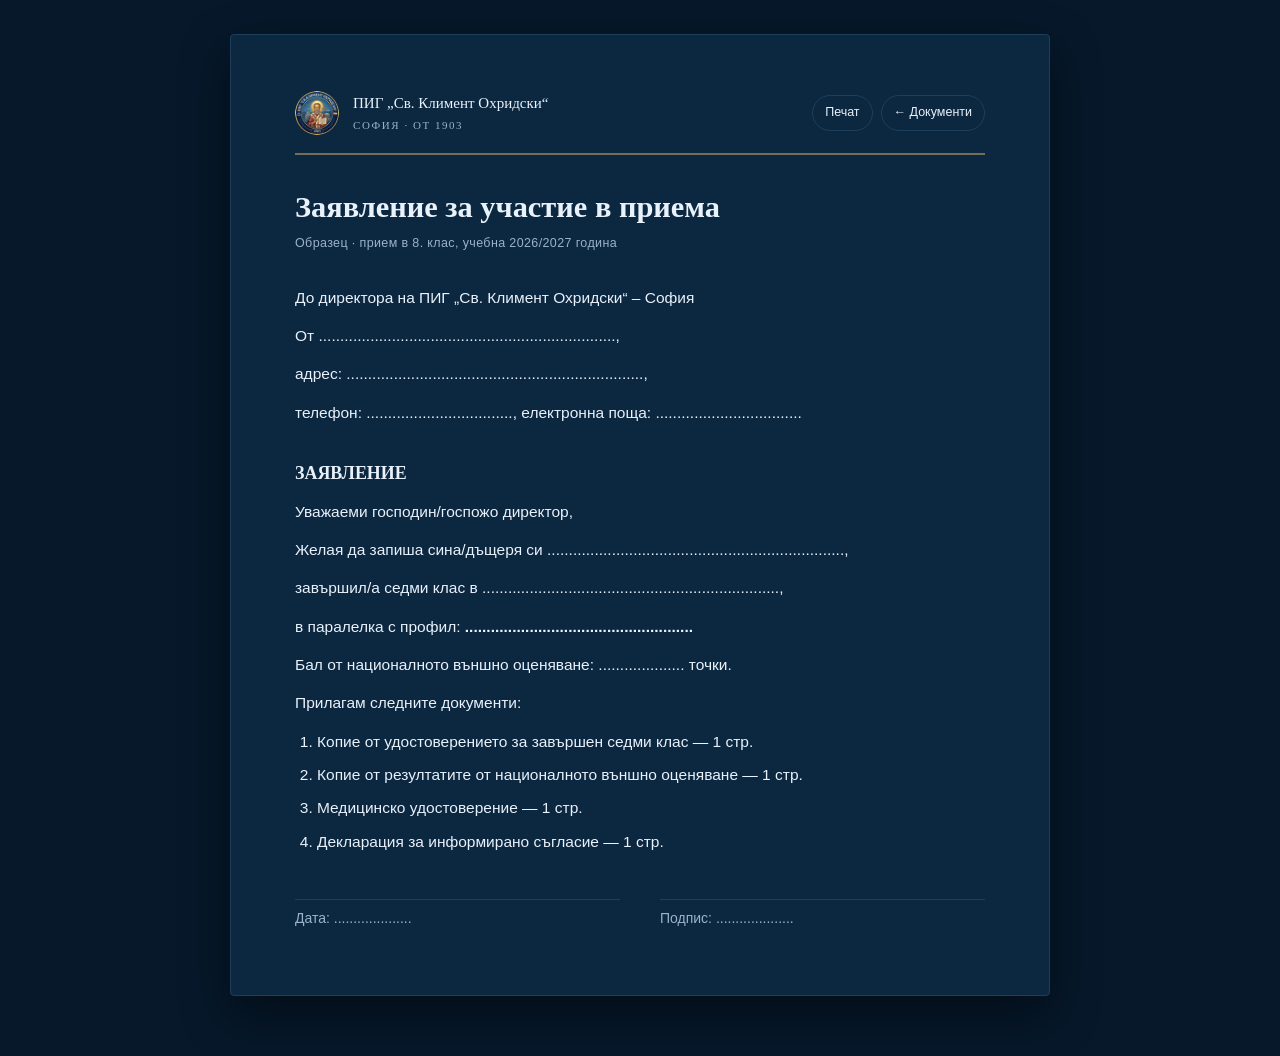
<file: docs/zaqvlenie.html>
<!DOCTYPE html>
<html lang="bg">
<head>
<meta charset="utf-8">
<meta name="viewport" content="width=device-width, initial-scale=1">
<title>Заявление за участие в приема · ПИГ „Св. Климент Охридски“</title>
<meta name="robots" content="noindex">
<style>
  :root { --navy:#e9f1fa; --gold:#d9b76d; --ink:#e9f1fa; --muted:#9bb2c9; --line:#1e3f5c; --panel:#0c2740; --page:#06182a; }
  * { box-sizing:border-box; }
  body {
    margin:0; background:var(--page); color:var(--ink);
    font-family:-apple-system,BlinkMacSystemFont,"Segoe UI",Roboto,Arial,sans-serif;
    font-size:15.5px; line-height:1.7;
  }
  .sheet {
    max-width:820px; margin:34px auto 60px; background:var(--panel); padding:56px 64px 64px;
    border:1px solid var(--line); box-shadow:0 18px 50px rgba(0,0,0,.45); border-radius:4px;
  }
  .head { display:flex; align-items:center; gap:14px; border-bottom:2px solid rgba(217,183,109,.5); padding-bottom:18px; margin-bottom:34px; }
  .head img { width:44px; height:44px; flex:none; border-radius:50%; }
  .head .org { font-family:Georgia,serif; color:var(--navy); font-size:15px; line-height:1.35; }
  .head .org small { display:block; font-family:inherit; font-size:11px; letter-spacing:.14em; text-transform:uppercase; color:var(--muted); margin-top:4px; }
  .head .tool { margin-left:auto; display:flex; gap:8px; }
  .head a {
    font-size:12.5px; text-decoration:none; color:var(--navy); border:1px solid var(--line);
    padding:6px 12px; border-radius:100px; white-space:nowrap;
  }
  .head a:hover { background:var(--gold); color:#04121f; border-color:var(--gold); }
  h1 { font-family:Georgia,serif; font-size:1.9rem; line-height:1.2; color:var(--navy); margin:0 0 8px; }
  .meta { font-size:12.5px; color:var(--muted); letter-spacing:.03em; margin-bottom:30px; }
  h2 { font-family:Georgia,serif; font-size:1.12rem; color:var(--navy); margin:32px 0 10px; }
  p { margin:0 0 12px; }
  ol, ul { margin:0 0 14px; padding-left:22px; }
  li { margin-bottom:7px; }
  table { width:100%; border-collapse:collapse; font-size:14px; margin:14px 0 18px; }
  th, td { border:1px solid var(--line); padding:8px 10px; text-align:left; }
  th { background:rgba(255,255,255,.05); font-weight:600; color:var(--navy); }
  .sign { margin-top:44px; display:grid; grid-template-columns:1fr 1fr; gap:40px; font-size:14px; color:var(--muted); }
  .sign div { border-top:1px solid var(--line); padding-top:7px; }
  .note { background:rgba(217,183,109,.1); border-left:3px solid var(--gold); padding:12px 16px; font-size:14px; margin:18px 0; }
  @media print {
    body { background:#fff; color:#111; }
    :root { --navy:#0b2b4f; --gold:#a8802c; --ink:#16202b; --muted:#5c6b7a; --line:#ddd; --panel:#fff; }
    .sheet { background:#fff; border:0; }
    .note { background:#f7f2e7; }
    .sheet { box-shadow:none; margin:0; padding:0; max-width:none; }
    .head .tool { display:none; }
  }
  @media (max-width:700px) { .sheet { margin:0; padding:28px 20px 40px; border-radius:0; } .sign { grid-template-columns:1fr; gap:26px; } }
</style>
</head>
<body>
<div class="sheet">
  <div class="head">
    <img src="../uploads/logo-96.png" srcset="../uploads/logo-96.png 1x, ../uploads/logo-192.png 2x" alt="" width="44" height="44" decoding="async">
    <div class="org">ПИГ „Св. Климент Охридски“<small>София · от 1903</small></div>
    <div class="tool">
      <a href="javascript:window.print()">Печат</a>
      <a href="../index.html#/dokumenti">← Документи</a>
    </div>
  </div>
  <h1>Заявление за участие в приема</h1>
  <div class="meta">Образец · прием в 8. клас, учебна 2026/2027 година</div>

<p>До директора на ПИГ „Св. Климент Охридски“ – София</p>
<p>От .....................................................................,</p>
<p>адрес: .....................................................................,</p>
<p>телефон: .................................., електронна поща: ..................................</p>

<h2>ЗАЯВЛЕНИЕ</h2>
<p>Уважаеми господин/госпожо директор,</p>
<p>Желая да запиша сина/дъщеря си .....................................................................,</p>
<p>завършил/а седми клас в .....................................................................,</p>
<p>в паралелка с профил: <b>.....................................................</b></p>
<p>Бал от националното външно оценяване: .................... точки.</p>

<p>Прилагам следните документи:</p>
<ol>
  <li>Копие от удостоверението за завършен седми клас — 1 стр.</li>
  <li>Копие от резултатите от националното външно оценяване — 1 стр.</li>
  <li>Медицинско удостоверение — 1 стр.</li>
  <li>Декларация за информирано съгласие — 1 стр.</li>
</ol>

<div class="sign">
  <div>Дата: ....................</div>
  <div>Подпис: ....................</div>
</div>

</div>
</body>
</html>
</file>
